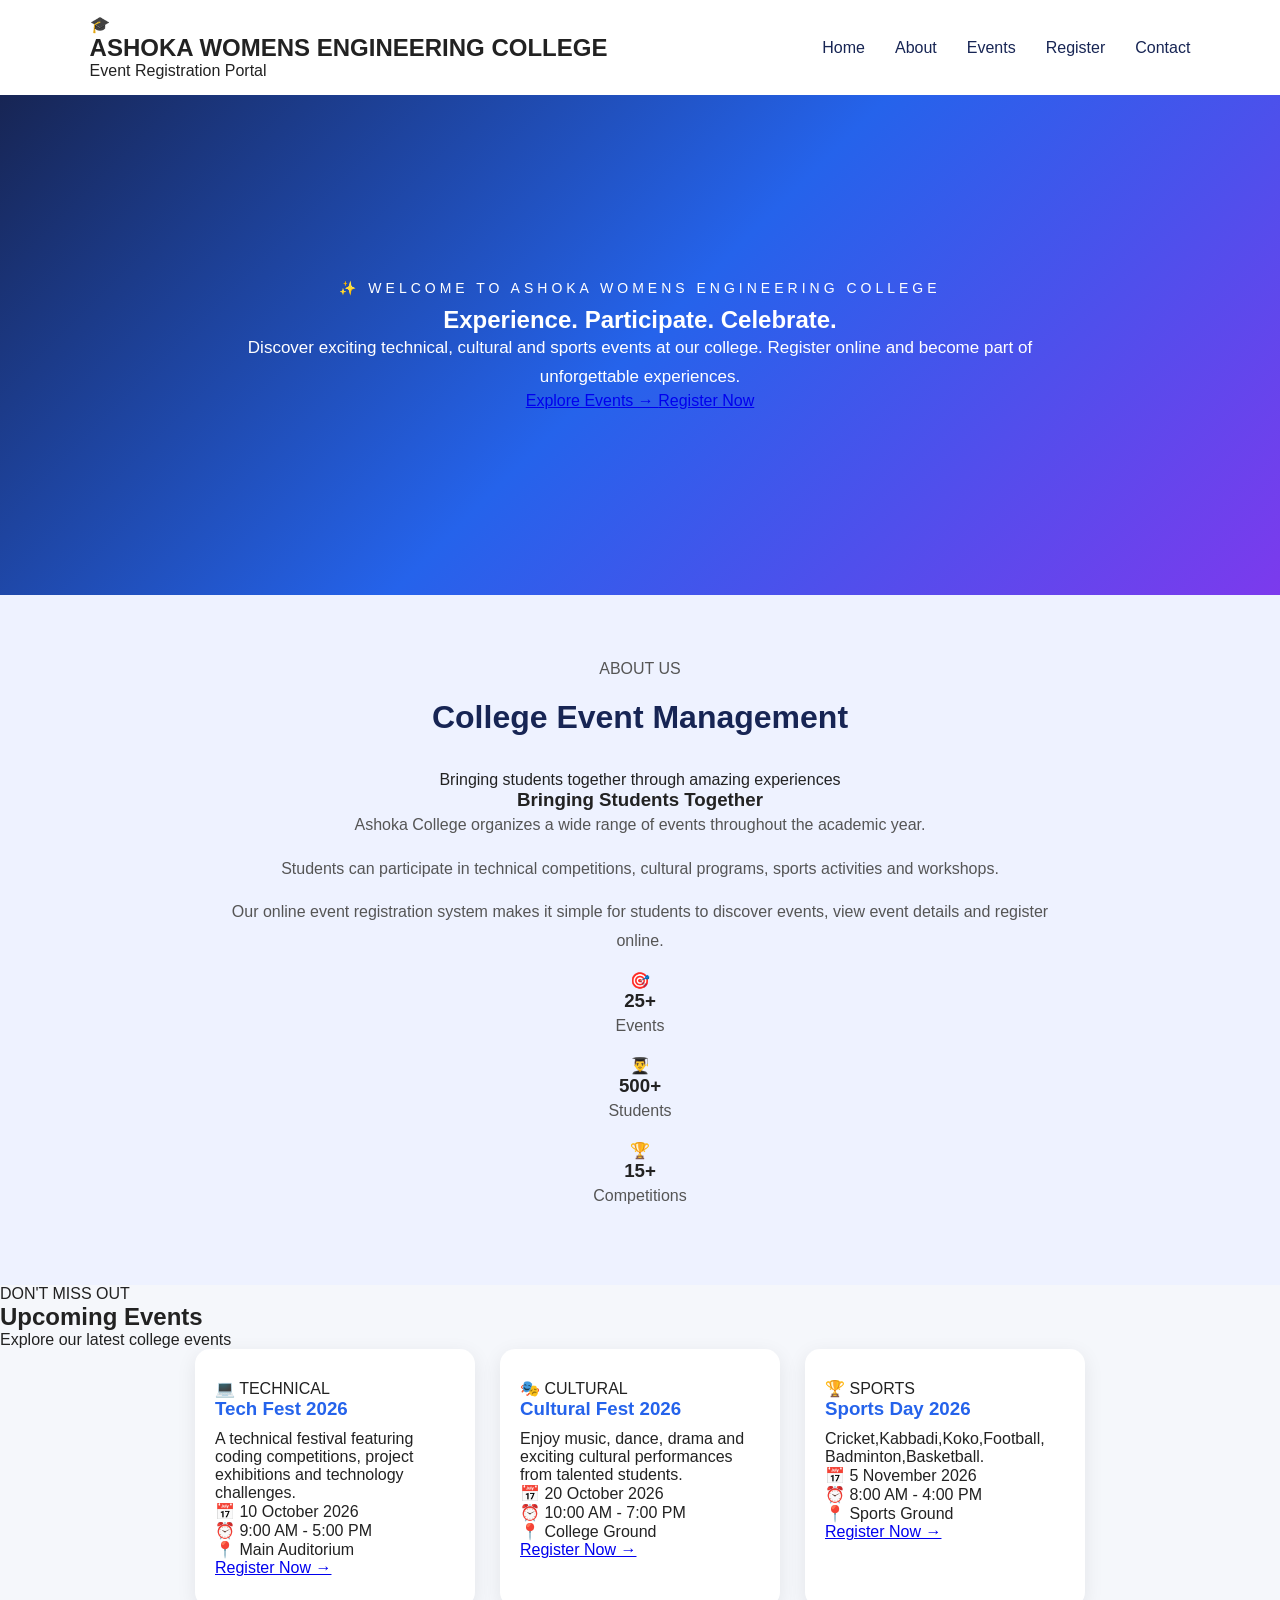
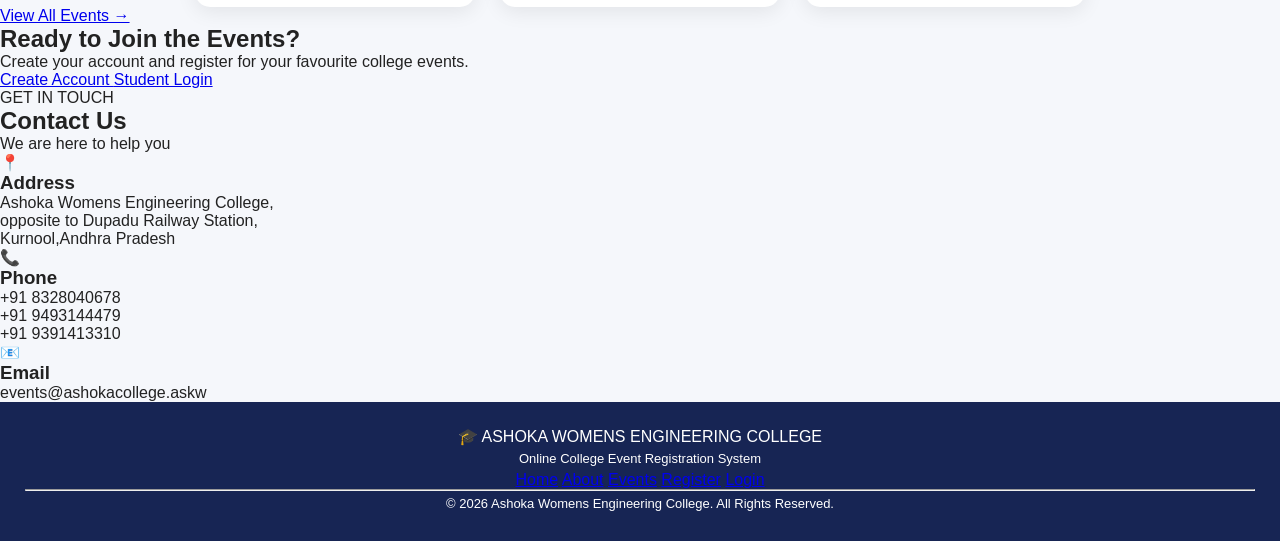
<file: com.studentdetails/events.html>
<!DOCTYPE html>
<html lang="en">
<head>
    <meta charset="UTF-8">
    <meta name="viewport" content="width=device-width, initial-scale=1.0">

    <title>Ashoka Women's Engineering College | Event Registration</title>

    <link rel="stylesheet" href="style.css">
</head>

<body>

    <!-- HEADER -->
    <header class="header">

        <div class="logo-area">
            <div class="logo-icon">🎓</div>

            <div class="logo-text">
                <h2>ASHOKA WOMENS ENGINEERING COLLEGE</h2>
                <p>Event Registration Portal</p>
            </div>
        </div>

        <nav>
            <a href="index.html" class="active">Home</a>
            <a href="#about">About</a>
            <a href="events.html">Events</a>
            <a href="register.html">Register</a>
            
            <a href="#contact">Contact</a>
        </nav>

    </header>


    <!-- HERO SECTION -->
    <section class="hero">

        <div class="hero-content">

            <div class="welcome">
                ✨ WELCOME TO ASHOKA WOMENS ENGINEERING COLLEGE
            </div>

            <h1>
                Experience.
                <span>Participate.</span>
                Celebrate.
            </h1>

            <p>
                Discover exciting technical, cultural and sports
                events at our college. Register online and become
                part of unforgettable experiences.
            </p>

            <div class="hero-buttons">

                <a href="events.html" class="btn-primary">
                    Explore Events →
                </a>

                <a href="register.html" class="btn-secondary">
                    Register Now
                </a>

            </div>

        </div>

        <div class="hero-shape shape-one"></div>
        <div class="hero-shape shape-two"></div>

    </section>


    <!-- ABOUT SECTION -->
    <section class="about" id="about">

        <div class="section-heading">
            <p>ABOUT US</p>
            <h2>College Event Management</h2>
            <span>Bringing students together through amazing experiences</span>
        </div>


        <div class="about-content">

            <div class="about-text">

                <h3>Bringing Students Together</h3>

                <p>
                    Ashoka College organizes a wide range of events
                    throughout the academic year.
                </p>

                <p>
                    Students can participate in technical competitions,
                    cultural programs, sports activities and workshops.
                </p>

                <p>
                    Our online event registration system makes it simple
                    for students to discover events, view event details
                    and register online.
                </p>

            </div>


            <div class="statistics">

                <div class="stat-card">
                    <div class="stat-icon">🎯</div>
                    <h3>25+</h3>
                    <p>Events</p>
                </div>

                <div class="stat-card">
                    <div class="stat-icon">👨‍🎓</div>
                    <h3>500+</h3>
                    <p>Students</p>
                </div>

                <div class="stat-card">
                    <div class="stat-icon">🏆</div>
                    <h3>15+</h3>
                    <p>Competitions</p>
                </div>

            </div>

        </div>

    </section>


    <!-- EVENTS SECTION -->
    <section class="events" id="events">

        <div class="section-heading">
            <p>DON'T MISS OUT</p>
            <h2>Upcoming Events</h2>
            <span>Explore our latest college events</span>
        </div>


        <div class="event-container">


            <!-- TECH EVENT -->
            <div class="event-card">

                <div class="event-header technical">
                    <span class="event-icon">💻</span>
                    <span class="category">TECHNICAL</span>
                </div>

                <div class="event-body">

                    <h3>Tech Fest 2026</h3>

                    <p>
                        A technical festival featuring coding competitions,
                        project exhibitions and technology challenges.
                    </p>

                    <div class="event-info">
                        <div>📅 10 October 2026</div>
                        <div>⏰ 9:00 AM - 5:00 PM</div>
                        <div>📍 Main Auditorium</div>
                    </div>

                    <a href="register.html" class="event-button">
                        Register Now →
                    </a>

                </div>

            </div>


            <!-- CULTURAL EVENT -->
            <div class="event-card">

                <div class="event-header cultural">
                    <span class="event-icon">🎭</span>
                    <span class="category">CULTURAL</span>
                </div>

                <div class="event-body">

                    <h3>Cultural Fest 2026</h3>

                    <p>
                        Enjoy music, dance, drama and exciting cultural
                        performances from talented students.
                    </p>

                    <div class="event-info">
                        <div>📅 20 October 2026</div>
                        <div>⏰ 10:00 AM - 7:00 PM</div>
                        <div>📍 College Ground</div>
                    </div>

                    <a href="register.html" class="event-button">
                        Register Now →
                    </a>

                </div>

            </div>


            <!-- SPORTS EVENT -->
            <div class="event-card">

                <div class="event-header sports">
                    <span class="event-icon">🏆</span>
                    <span class="category">SPORTS</span>
                </div>

                <div class="event-body">

                    <h3>Sports Day 2026</h3>

                    <p>Cricket,Kabbadi,Koko,Football,
                    Badminton,Basketball.
                    
                    </p>

                    <div class="event-info">
                        <div>📅 5 November 2026</div>
                        <div>⏰ 8:00 AM - 4:00 PM</div>
                        <div>📍 Sports Ground</div>
                    </div>

                    <a href="register.html" class="event-button">
                        Register Now →
                    </a>

                </div>

            </div>

        </div>


        <div class="view-all">
            <a href="events.html">
                View All Events →
            </a>
        </div>

    </section>


    <!-- JOIN SECTION -->
    <section class="join">

        <div class="join-content">

            <div>
                <h2>Ready to Join the Events?</h2>

                <p>
                    Create your account and register for your
                    favourite college events.
                </p>
            </div>

            <div class="join-buttons">

                <a href="register.html" class="create-account">
                    Create Account
                </a>

                <a href="login.html" class="student-login">
                    Student Login
                </a>

            </div>

        </div>

    </section>


    <!-- CONTACT -->
    <section class="contact" id="contact">

        <div class="section-heading">
            <p>GET IN TOUCH</p>
            <h2>Contact Us</h2>
            <span>We are here to help you</span>
        </div>


        <div class="contact-container">

            <div class="contact-card">
                <div class="contact-icon">📍</div>
                <h3>Address</h3>

                <p>
                    Ashoka Womens Engineering College,<br>
                    opposite to Dupadu Railway Station,<br>
                    Kurnool,Andhra Pradesh
                </p>
            </div>


            <div class="contact-card">
                <div class="contact-icon">📞</div>
                <h3>Phone</h3>

                <p>+91 8328040678</p>
                <p>+91 9493144479</p>
                <p>+91 9391413310</p>
            </div>


            <div class="contact-card">
                <div class="contact-icon">📧</div>
                <h3>Email</h3>

                <p>events@ashokacollege.askw</p>
            </div>

        </div>

    </section>


    <!-- FOOTER -->
    <footer>

        <div class="footer-logo">
            🎓 ASHOKA WOMENS ENGINEERING COLLEGE
        </div>

        <p>
            Online College Event Registration System
        </p>

        <div class="footer-links">
            <a href="index.html">Home</a>
            <a href="#about">About</a>
            <a href="events.html">Events</a>
            <a href="register.html">Register</a>
            <a href="login.html">Login</a>
        </div>

        <hr>

        <p class="copyright">
            © 2026 Ashoka Womens Engineering College. All Rights Reserved.
        </p>

    </footer>

</body>
</html>
</file>
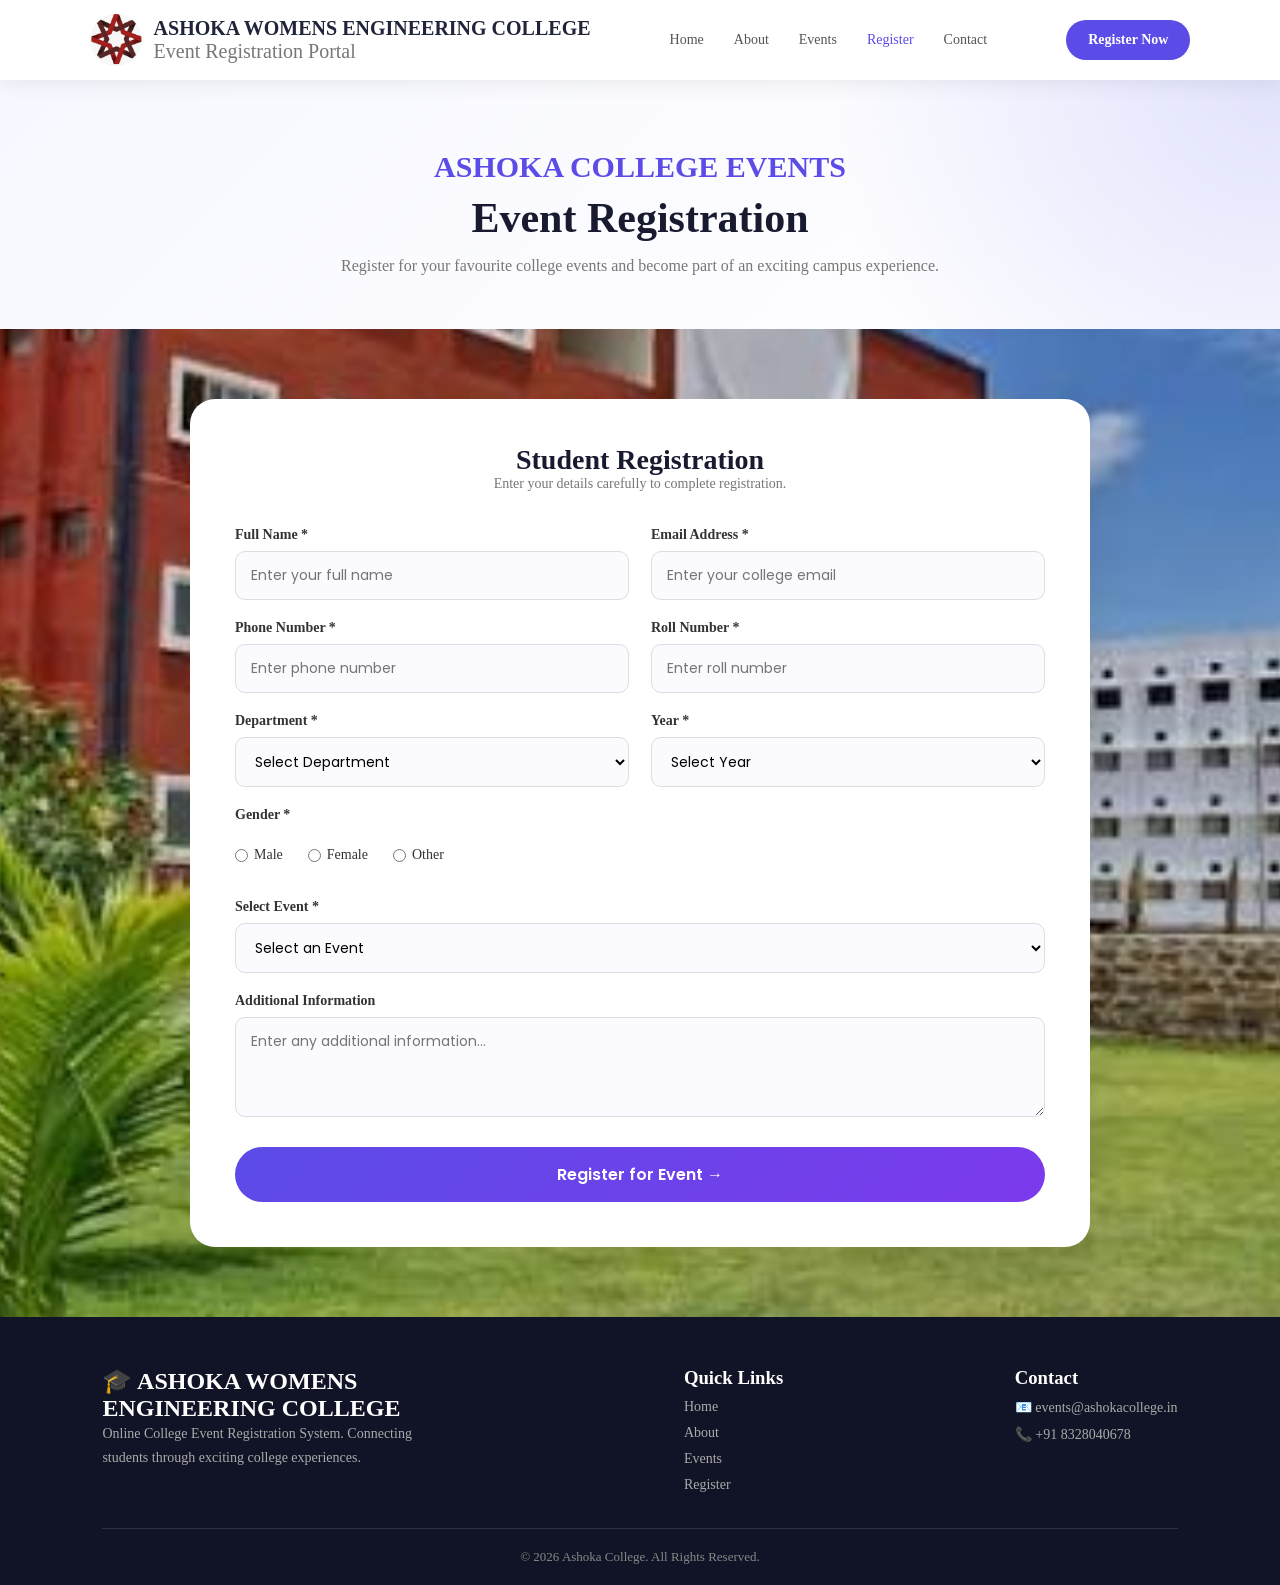
<file: com.studentdetails/register.html>
<!DOCTYPE html>
<html lang="en">
<head>

    <meta charset="UTF-8">
    <meta name="viewport" content="width=device-width, initial-scale=1.0">

    <title>Ashoka womens Engineering College | Event Registration</title>

    <link rel="preconnect" href="https://fonts.googleapis.com">
    <link rel="preconnect" href="https://fonts.gstatic.com" crossorigin>

    <link href="https://fonts.googleapis.com/css2?family=Poppins:wght@300;400;500;600;700;800&display=swap"
          rel="stylesheet">

    <style>

        * {
            margin: 0;
            padding: 0;
            box-sizing: border-box;
        }

        html {
            scroll-behavior: smooth;
        }

        body {
  background-image: url("askw1.jpeg");
  background-size: cover;
  background-position: center;
  background-repeat: no-repeat;
}

        /* NAVBAR */

        .navbar {
            width: 100%;
            height: 80px;
            background: white;
            display: flex;
            align-items: center;
            justify-content: space-between;
            padding: 0 7%;
            box-shadow: 0 4px 20px rgba(0,0,0,0.07);
            position: sticky;
            top: 0;
            z-index: 1000;
        }

        .logo-area {
            display: flex;
            align-items: center;
            gap: 12px;
        }

        .college-logo {
            width: 52px;
            height: 52px;
            border-radius: 50%;
            background: linear-gradient(135deg, #4f46e5, #7c3aed);
            display: flex;
            align-items: center;
            justify-content: center;
            overflow: hidden;
        }

        .college-logo img {
            width: 100%;
            height: 100%;
            object-fit: cover;
        }

        .college-name h2 {
            font-size: 20px;
            font-weight: 800;
            color: #20243a;
        }

        .college-name span {
            font-size: 20px;
            color: #777;
        }

        nav {
            display: flex;
            gap: 30px;
            align-items: center;
        }

        nav a {
            text-decoration: none;
            color: #555;
            font-size: 14px;
            font-weight: 500;
        }

        nav a:hover,
        nav a.active {
            color: #5b4be7;
        }

        .nav-button {
            text-decoration: none;
            background: #5b4be7;
            color: white;
            padding: 12px 22px;
            border-radius: 25px;
            font-size: 14px;
            font-weight: 600;
        }

        .menu-button {
            display: none;
            border: none;
            background: none;
            font-size: 28px;
            cursor: pointer;
        }

        /* HEADER */

        .page-header {
            padding: 70px 8% 50px;
            text-align: center;
            background:
                radial-gradient(circle at top right,
                rgba(99,102,241,0.18),
                transparent 35%),
                linear-gradient(135deg,#f7f8ff,#ffffff);
        }

        .page-header span {
            color: #5b4be7;
            font-size: 30px;
            font-weight: 700;
        }

        .page-header h1 {
            font-size: 42px;
            margin: 10px 0;
            color: #181b30;
        }

        .page-header p {
            color: #777;
            max-width: 650px;
            margin: auto;
            line-height: 1.7;
        }

        /* REGISTRATION */

        .registration-section {
            padding: 70px 8%;
        }

        .registration-container {
            max-width: 900px;
            margin: auto;
            background: white;
            padding: 45px;
            border-radius: 25px;
            box-shadow: 0 20px 50px rgba(0,0,0,0.08);
        }

        .form-title {
            text-align: center;
            margin-bottom: 35px;
        }

        .form-title h2 {
            font-size: 28px;
            color: #181b30;
        }

        .form-title p {
            color: #777;
            font-size: 14px;
        }

        .form-row {
            display: grid;
            grid-template-columns: 1fr 1fr;
            gap: 22px;
            margin-bottom: 20px;
        }

        .form-group {
            display: flex;
            flex-direction: column;
        }

        .form-group.full {
            margin-bottom: 20px;
        }

        label {
            font-size: 14px;
            font-weight: 600;
            margin-bottom: 8px;
            color: #333;
        }

        input,
        select,
        textarea {
            width: 100%;
            padding: 13px 15px;
            border: 1px solid #ddd;
            border-radius: 10px;
            font-family: "Poppins", sans-serif;
            font-size: 14px;
            outline: none;
            background: #fafaff;
        }

        input:focus,
        select:focus,
        textarea:focus {
            border-color: #5b4be7;
            background: white;
        }

        textarea {
            resize: vertical;
            min-height: 100px;
        }

        .gender-options {
            display: flex;
            gap: 25px;
            align-items: center;
            height: 48px;
        }

        .gender-options label {
            font-weight: 400;
            margin: 0;
            display: flex;
            align-items: center;
            gap: 6px;
        }

        .gender-options input {
            width: auto;
        }

        .submit-btn {
            width: 100%;
            border: none;
            background: linear-gradient(135deg, #5b4be7, #7c3aed);
            color: white;
            padding: 15px;
            border-radius: 30px;
            font-size: 16px;
            font-family: "Poppins", sans-serif;
            font-weight: 600;
            cursor: pointer;
            margin-top: 10px;
        }

        .submit-btn:hover {
            opacity: 0.9;
        }

        /* FOOTER */

        footer {
            background: #111426;
            color: white;
            padding: 50px 8% 20px;
        }

        .footer-content {
            display: flex;
            justify-content: space-between;
            gap: 50px;
        }

        .footer-brand {
            max-width: 350px;
        }

        .footer-brand p {
            color: #aaa;
            font-size: 14px;
            line-height: 1.7;
        }

        .footer-links {
            display: flex;
            flex-direction: column;
            gap: 10px;
        }

        .footer-links a {
            color: #aaa;
            text-decoration: none;
            font-size: 14px;
        }

        .footer-contact p {
            color: #aaa;
            font-size: 14px;
            margin: 10px 0;
        }

        .copyright {
            border-top: 1px solid #2d3040;
            margin-top: 35px;
            padding-top: 20px;
            text-align: center;
            color: #888;
            font-size: 13px;
        }

        /* MOBILE */

        @media(max-width: 900px) {

            nav {
                display: none;
                position: absolute;
                top: 80px;
                left: 0;
                width: 100%;
                background: white;
                padding: 25px;
                flex-direction: column;
            }

            nav.show {
                display: flex;
            }

            .menu-button {
                display: block;
            }

            .nav-button {
                display: none;
            }

            .form-row {
                grid-template-columns: 1fr;
            }

            .footer-content {
                flex-direction: column;
            }
        }

        @media(max-width: 600px) {

            .navbar {
                padding: 0 5%;
            }

            .college-name h2 {
                font-size: 15px;
            }

            .page-header h1 {
                font-size: 32px;
            }

            .registration-section {
                padding: 50px 5%;
            }

            .registration-container {
                padding: 25px 20px;
            }
        }

    </style>

</head>

<body>

<!-- NAVBAR -->

<header class="navbar">

    <div class="logo-area">

        <div class="college-logo">

            <img src="askw logo.jpeg"
                 alt="Ashoka College Logo">
                  </div>

        <div class="college-name">

            <h2>ASHOKA WOMENS ENGINEERING COLLEGE</h2>

            <span>Event Registration Portal</span>

        </div>

    </div>


    <nav id="navMenu">

        <a href="index.html">Home</a>

        <a href="index.html#about">About</a>

        <a href="events.html">Events</a>

        <a href="register.html" class="active">Register</a>

        

        <a href="index.html#contact">Contact</a>

    </nav>


    <a href="register.html" class="nav-button">
        Register Now
    </a>


    <button class="menu-button" onclick="toggleMenu()">
        ☰
    </button>

</header>


<!-- PAGE HEADER -->

<section class="page-header">

    <span>ASHOKA COLLEGE EVENTS</span>

    <h1>Event Registration</h1>

    <p>
        Register for your favourite college events
        and become part of an exciting campus experience.
    </p>

</section>


<!-- REGISTRATION FORM -->

<section class="registration-section">

    <div class="registration-container">

        <div class="form-title">

            <h2>Student Registration</h2>

            <p>
                Enter your details carefully to complete registration.
            </p>

        </div>


        <!-- IMPORTANT -->
        <!-- RegisterServlet is your Java servlet -->

        <form id="registrationForm"
              action="RegisterServlet"
              method="post">


            <!-- NAME + EMAIL -->

            <div class="form-row">

                <div class="form-group">

                    <label for="name">
                        Full Name *
                    </label>

                    <input type="text"
                           id="name"
                           name="name"
                           placeholder="Enter your full name"
                           required>

                </div>


                <div class="form-group">

                    <label for="email">
                        Email Address *
                    </label>

                    <input type="email"
       
           id="email"
       name="email"
       placeholder="Enter your college email"
       pattern="[a-zA-Z0-9._%+-]+@ashokacollege\.in"
       title="please enter valid email address ending with @ashokacollege.in"
       required>
                </div>

            </div>

            <!-- PHONE + ROLL -->

            <div class="form-row">

                <div class="form-group">

                    <label for="phone">
                        Phone Number *
                    </label>

                    <input type="tel"
                           id="phone"
                           name="phone"
                           placeholder="Enter phone number"
                           pattern="[0-9]{10}"
                           maxlength="10"
                           required>

                </div>


               <div class="form-group">
                    <label for="roll">
                        Roll Number *
                    </label>

                    <input type="text"
                           id="roll"
                           name="roll"
           
                                      placeholder="Enter roll number "
           pattern="[0-9]{3}[A-Za-z]{2}[0-9]{5}"
           maxlength="10"
           minlength="10"
           title="Roll number must be in the format 252TA05039 (3 digits, 2 alphabets, 5 digits)"
                           
                           required>
                </div>

            </div>


            <!-- DEPARTMENT + YEAR -->

            <div class="form-row">

                <div class="form-group">

                    <label for="department">
                        Department *
                    </label>

                    <select id="department"
                            name="department"
                            required>

                        <option value="">
                            Select Department
                        </option>

                        <option value="CSE">
                            Computer Science & Engineering
                        </option>

                        <option value="ECE">
                            Electronics & Communication Engineering
                        </option>

                        <option value="EEE">
                            Electrical & Electronics Engineering
                        </option>

                        <option value="CIVIL">
                            Civil Engineering
                        </option>

                        <option value="MECH">
                            Mechanical Engineering
                        </option>

                        <option value="AI&DS">
                            Artificial Intelligence & Data Science
                        </option>

                    </select>

                </div>


                <div class="form-group">

                    <label for="year">
                        Year *
                    </label>

                    <select id="year"
                            name="year"
                            required>

                        <option value="">
                            Select Year
                        </option>

                        <option value="1st Year">
                            1st Year
                        </option>

                        <option value="2nd Year">
                            2nd Year
                        </option>

                        <option value="3rd Year">
                            3rd Year
                        </option>

                        <option value="4th Year">
                            4th Year
                        </option>

                    </select>

                </div>

            </div>


            <!-- GENDER -->

            <div class="form-group full">

                <label>Gender *</label>

                <div class="gender-options">

                    <label>
                        <input type="radio"
                               name="gender"
                               value="Male"
                               required>
                        Male
                    </label>


                    <label>
                        <input type="radio"
                               name="gender"
                               value="Female">
                        Female
                    </label>


                    <label>
                        <input type="radio"
                               name="gender"
                               value="Other">
                        Other
                    </label>

                </div>

            </div>


            <!-- EVENT -->

            <div class="form-group full">

                <label for="event">
                    Select Event *
                </label>

                <select id="event"
                        name="event"
                        required>

                    <option value="">
                        Select an Event
                    </option>

                    <option value="Coding Competition">
                        Coding Competition
                    </option>

                    <option value="Hackathon">
                        Hackathon
                    </option>

                    <option value="Technical Workshop">
                        Technical Workshop
                    </option>

                    <option value="Cultural Fest">
                        Cultural Fest
                    </option>

                    <option value="Dance Competition">
                        Dance Competition
                    </option>

                    <option value="Singing Competition">
                        Singing Competition
                    </option>

                    <option value="Sports Meet">
                        Sports Meet
                    </option>

                </select>

            </div>


            <!-- ADDITIONAL INFORMATION -->

            <div class="form-group full">

                <label for="messageText">
                    Additional Information
                </label>

                <textarea id="messageText"
                          name="message"
                          placeholder="Enter any additional information..."></textarea>

            </div>


            <!-- ONLY ONE BUTTON -->

            <button type="submit"
                    class="submit-btn"
                    id="submitBtn">

                Register for Event →

            </button>

        </form>

    </div>

</section>


<!-- FOOTER -->

<footer>

    <div class="footer-content">

        <div class="footer-brand">

            <h2>🎓 ASHOKA WOMENS ENGINEERING COLLEGE</h2>

            <p>
                Online College Event Registration System.
                Connecting students through exciting
                college experiences.
            </p>

        </div>


        <div class="footer-links">

            <h3>Quick Links</h3>

            <a href="index.html">Home</a>

            <a href="events.html">About</a>

            <a href="events.html">Events</a>

            <a href="register.html">Register</a>

            
        </div>


        <div class="footer-contact">

            <h3>Contact</h3>

            <p>📧 events@ashokacollege.in</p>

            <p>📞 +91 8328040678</p>

        </div>

    </div>


    <div class="copyright">

        © <span id="currentYear"></span>
        Ashoka College. All Rights Reserved.

    </div>

</footer>


<!-- JAVASCRIPT -->

<script>

    function toggleMenu() {

        const menu =
            document.getElementById("navMenu");

        menu.classList.toggle("show");

    }


    document.getElementById("currentYear").textContent =
        new Date().getFullYear();


    const form =
        document.getElementById("registrationForm");

    const submitBtn =
        document.getElementById("submitBtn");


    form.addEventListener("submit", function () {

        submitBtn.disabled = true;

        submitBtn.textContent = "Registering...";

    });

</script>


</body>
</html>
</file>
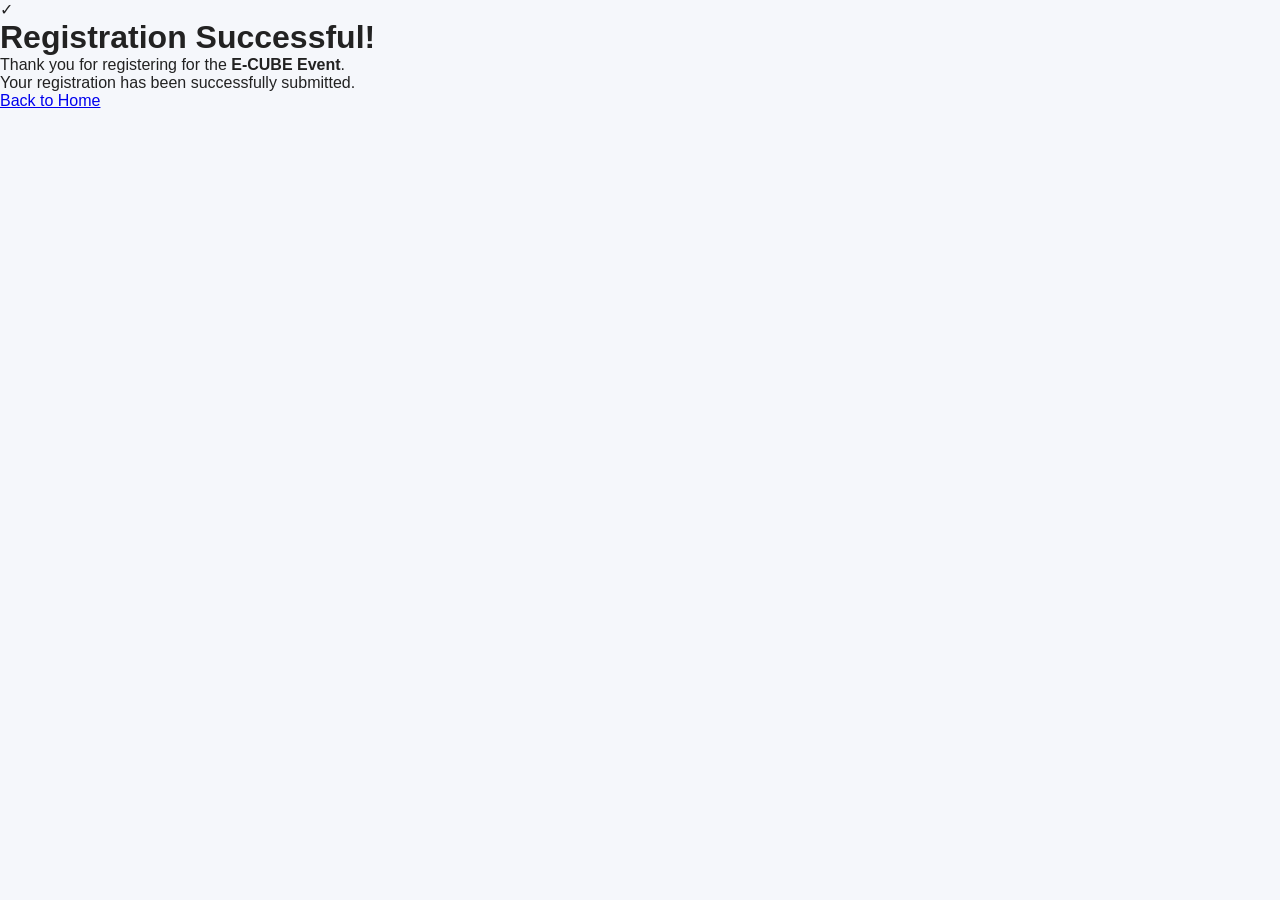
<file: com.studentdetails/success.html>
<!DOCTYPE html>
<html lang="en">

<head>
    <meta charset="UTF-8">
    <meta name="viewport" content="width=device-width, initial-scale=1.0">

    <title>Registration Successful</title>

    <link rel="stylesheet" href="style.css">
</head>

<body>

    <div class="success-container">

        <div class="success-icon">✓</div>

        <h1>Registration Successful!</h1>

        <p>
            Thank you for registering for the
            <strong>E-CUBE Event</strong>.
        </p>

        <p>
            Your registration has been successfully submitted.
        </p>

        <a href="index.html" class="home-btn">
            Back to Home
        </a>

    </div>

</body>

</html>
</file>
<file: com.studentdetails/style.css>
* {
    margin: 0;
    padding: 0;
    box-sizing: border-box;
}

body {
    font-family: 'Poppins', sans-serif;
    background: #f5f7fb;
    color:  #222 ;
}


/* Header */

header {
    background: #ffffff;
    padding: 15px 7%;
    display: flex;
    justify-content: space-between;
    align-items: center;
    box-shadow: 0 2px 10px rgba(0, 0, 0, 0.1);
}

.logo-section {
    display: flex;
    align-items: center;
    gap: 15px;
}

.college-logo{
    width: 75px;
    height: 75px;
    object-fit: contain;
}

.logo-section h1 {
    font-size: 20px;
    color: #172554;
}

.logo-section p {
    font-size: 12px;
    color: #666;
}


/* Navigation */

nav {
    display: flex;
    gap: 30px;
}

nav a {
    text-decoration: none;
    color: #172554;
    font-weight: 500;
}

nav a:hover {
    color: #2563eb;
}


/* Hero */

.hero {
    min-height: 500px;
    display: flex;
    justify-content: center;
    align-items: center;
    text-align: center;

    background: linear-gradient(
        135deg,
        #172554,
        #2563eb,
        #7c3aed
    );

    color: white;
    padding: 50px 20px;
}

.hero-content {
    max-width: 800px;
}

.welcome {
    letter-spacing: 4px;
    font-size: 14px;
    margin-bottom: 10px;
}

.hero h2 {
    font-size: 80px;
    font-weight: 800;
    letter-spacing: 8px;
}

.hero h3 {
    font-size: 28px;
    margin-bottom: 20px;
}

.hero p {
    font-size: 17px;
    line-height: 1.7;
}


/* Register Button */

.register-btn {
    display: inline-block;
    margin-top: 30px;
    padding: 13px 32px;

    background: white;
    color: #172554;

    text-decoration: none;
    font-weight: 600;

    border-radius: 30px;

    transition: 0.3s;
}

.register-btn:hover {
    transform: scale(1.05);
    background: #f1f5f9;
}


/* Event Details */

.event-section {
    padding: 60px 8%;
    text-align: center;
}

.event-section h2,
.about h2 {
    font-size: 32px;
    color: #172554;
    margin-bottom: 35px;
}

.event-container {
    display: flex;
    justify-content: center;
    gap: 25px;
    flex-wrap: wrap;
}

.event-card {
    background: white;
    width: 280px;
    padding: 30px 20px;

    border-radius: 15px;

    box-shadow: 0 5px 20px rgba(0, 0, 0, 0.08);

    transition: 0.3s;
}

.event-card:hover {
    transform: translateY(-8px);
}

.icon {
    font-size: 40px;
    margin-bottom: 15px;
}

.event-card h3 {
    color: #2563eb;
    margin-bottom: 10px;
}


/* About */

.about {
    padding: 60px 15%;
    text-align: center;
    background: #eef2ff;
}

.about p {
    max-width: 850px;
    margin: 0 auto 15px;
    line-height: 1.8;
    color: #555;
}

.about .register-btn {
    background: #172554;
    color: white;
}


/* Footer */

footer {
    background: #172554;
    color: white;
    text-align: center;
    padding: 25px;
}

footer p {
    margin: 5px;
    font-size: 13px;
}


/* Mobile */

@media (max-width: 700px) {

    header {
        flex-direction: column;
        gap: 15px;
    }

    .logo-section {
        text-align: center;
        flex-direction: column;
    }

    nav {
        gap: 20px;
    }

    .hero h2 {
        font-size: 55px;
    }

    .hero h3 {
        font-size: 22px;
    }

    .about {
        padding: 50px 8%;
    }
}
</file>
